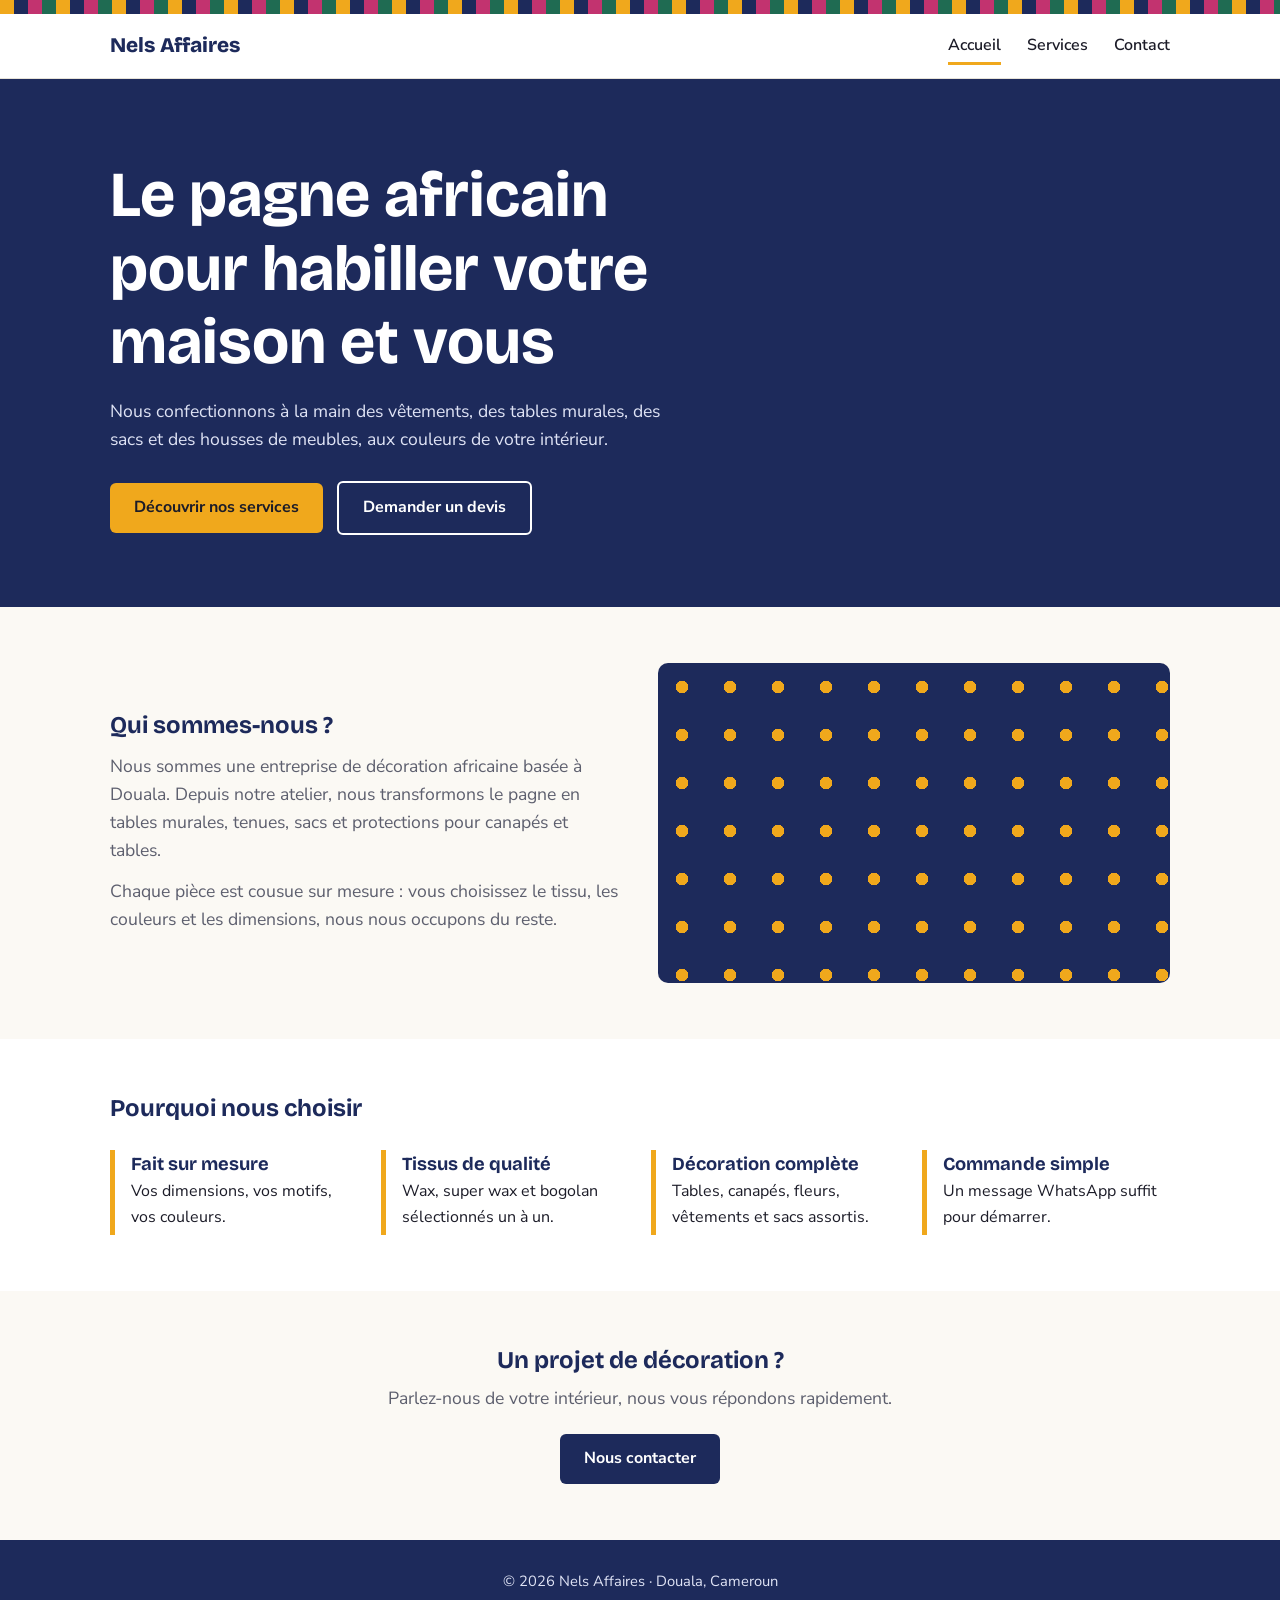
<file: index.html>
<!DOCTYPE html>
<html lang="fr">
<head>
<meta charset="UTF-8">
<meta name="viewport" content="width=device-width, initial-scale=1">
<title>Nels Affaires – Décoration africaine sur mesure</title>
<meta name="description" content="Vêtements, tables murales, sacs et protections de meubles en pagne africain, faits sur mesure.">
<link rel="preconnect" href="https://fonts.googleapis.com">
<link href="https://fonts.googleapis.com/css2?family=Bricolage+Grotesque:wght@600;800&family=Nunito+Sans:wght@400;600;700&display=swap" rel="stylesheet">
<link rel="stylesheet" href="style.css">
</head>
<body>

<main>
  <div class="hero">
    <div class="wrap">
      <h1>Le pagne africain pour habiller votre maison et vous</h1>
      <p>Nous confectionnons à la main des vêtements, des tables murales, des sacs et des housses de meubles, aux couleurs de votre intérieur.</p>
      <a class="btn clair" href="services.html">Découvrir nos services</a>
      <a class="btn" href="contact.html">Demander un devis</a>
    </div>
  </div>

  <section>
    <div class="wrap apropos">
      <div>
        <h2>Qui sommes-nous ?</h2>
        <p class="lead" style="margin-top:12px">Nous sommes une entreprise de décoration africaine basée à Douala. Depuis notre atelier, nous transformons le pagne en tables murales, tenues, sacs et protections pour canapés et tables.</p>
        <p class="lead" style="margin-top:12px">Chaque pièce est cousue sur mesure : vous choisissez le tissu, les couleurs et les dimensions, nous nous occupons du reste.</p>
      </div>
      <div class="visuel m1"></div>
    </div>
  </section>

  <section style="background:#fff">
    <div class="wrap">
      <h2>Pourquoi nous choisir</h2>
      <div class="grille">
        <div class="atout"><h3>Fait sur mesure</h3><p>Vos dimensions, vos motifs, vos couleurs.</p></div>
        <div class="atout"><h3>Tissus de qualité</h3><p>Wax, super wax et bogolan sélectionnés un à un.</p></div>
        <div class="atout"><h3>Décoration complète</h3><p>Tables, canapés, fleurs, vêtements et sacs assortis.</p></div>
        <div class="atout"><h3>Commande simple</h3><p>Un message WhatsApp suffit pour démarrer.</p></div>
      </div>
    </div>
  </section>

  <section>
    <div class="wrap" style="text-align:center">
      <h2>Un projet de décoration ?</h2>
      <p class="lead" style="margin:10px auto 22px">Parlez-nous de votre intérieur, nous vous répondons rapidement.</p>
      <a class="btn" href="contact.html">Nous contacter</a>
    </div>
  </section>
</main>

<script src="script.js"></script>
</body>
</html>
</file>
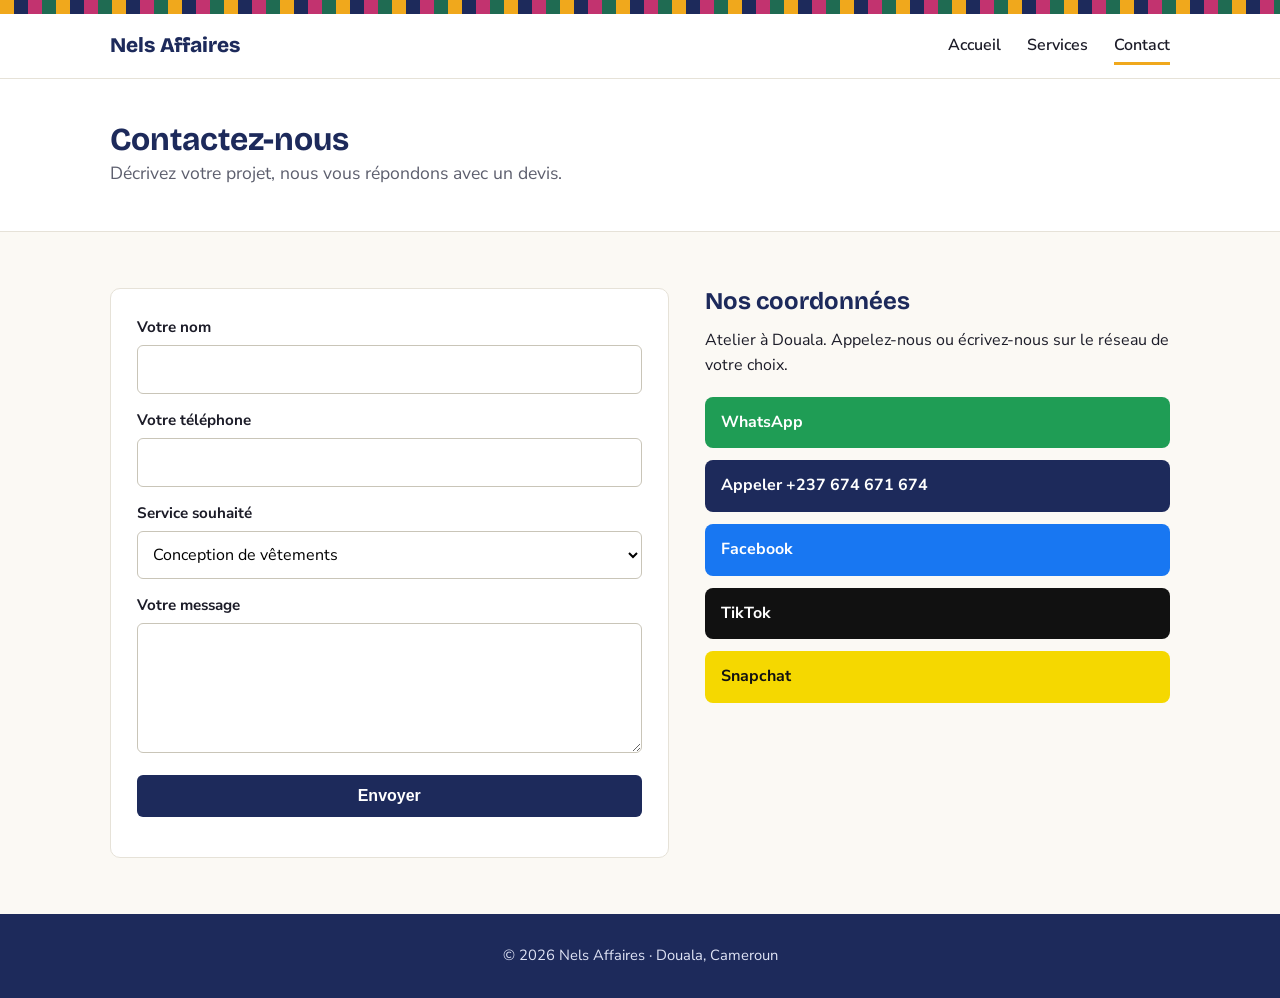
<file: contact.html>
<!DOCTYPE html>
<html lang="fr">
<head>
<meta charset="UTF-8">
<meta name="viewport" content="width=device-width, initial-scale=1">
<title>Contact – Pagne & Maison</title>
<link rel="preconnect" href="https://fonts.googleapis.com">
<link href="https://fonts.googleapis.com/css2?family=Bricolage+Grotesque:wght@600;800&family=Nunito+Sans:wght@400;600;700&display=swap" rel="stylesheet">
<link rel="stylesheet" href="style.css">
</head>
<body>

<main>
  <div class="entete">
    <div class="wrap">
      <h1>Contactez-nous</h1>
      <p class="lead">Décrivez votre projet, nous vous répondons avec un devis.</p>
    </div>
  </div>
  <section>
    <div class="wrap contact">
      <form id="form-contact">
        <input type="hidden" name="access_key" value="77c5385a-f397-4180-a786-f244dc360868">
        <div><label for="nom">Votre nom</label><input id="nom" name="nom" required></div>
        <div><label for="tel">Votre téléphone</label><input id="tel" name="tel" type="tel" required></div>
        <div>
          <label for="service">Service souhaité</label>
          <select id="service" name="service">
            <option>Conception de vêtements</option>
            <option>Tables murales</option>
            <option>Sacs</option>
            <option>Protections pour meubles</option>
            <option>Autre</option>
          </select>
        </div>
        <div><label for="message">Votre message</label><textarea id="message" name="message" required></textarea></div>
        <button class="btn" type="submit">Envoyer</button>
        <p id="retour-form" role="status"></p>
      </form>

      <div class="coord">
        <h2>Nos coordonnées</h2>
        <p>Atelier à Douala. Appelez-nous ou écrivez-nous sur le réseau de votre choix.</p>
        <div class="coord" id="liens-contact"></div>
      </div>
    </div>
  </section>
</main>

<script src="script.js"></script>
</body>
</html>
</file>
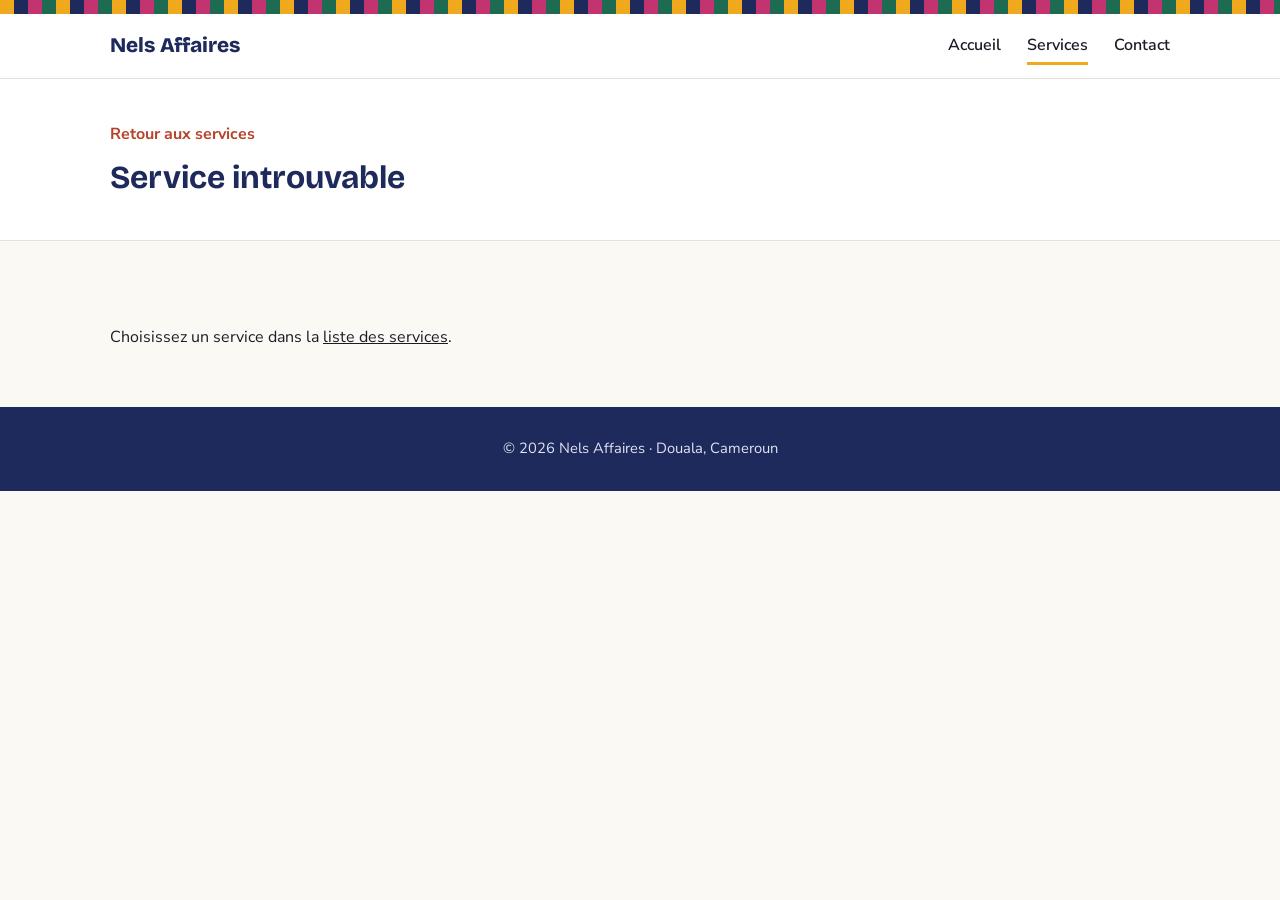
<file: produits.html>
<!DOCTYPE html>
<html lang="fr">
<head>
<meta charset="UTF-8">
<meta name="viewport" content="width=device-width, initial-scale=1">
<title>Articles – Pagne & Maison</title>
<link rel="preconnect" href="https://fonts.googleapis.com">
<link href="https://fonts.googleapis.com/css2?family=Bricolage+Grotesque:wght@600;800&family=Nunito+Sans:wght@400;600;700&display=swap" rel="stylesheet">
<link rel="stylesheet" href="style.css">
</head>
<body>

<main>
  <div class="entete">
    <div class="wrap">
      <a class="retour" href="services.html">Retour aux services</a>
      <h1 id="titre-service">Chargement…</h1>
      <p class="lead" id="texte-service"></p>
    </div>
  </div>
  <section>
    <div class="wrap">
      <div class="grille" id="liste-produits"></div>
    </div>
  </section>
</main>

<script src="script.js"></script>
</body>
</html>
</file>
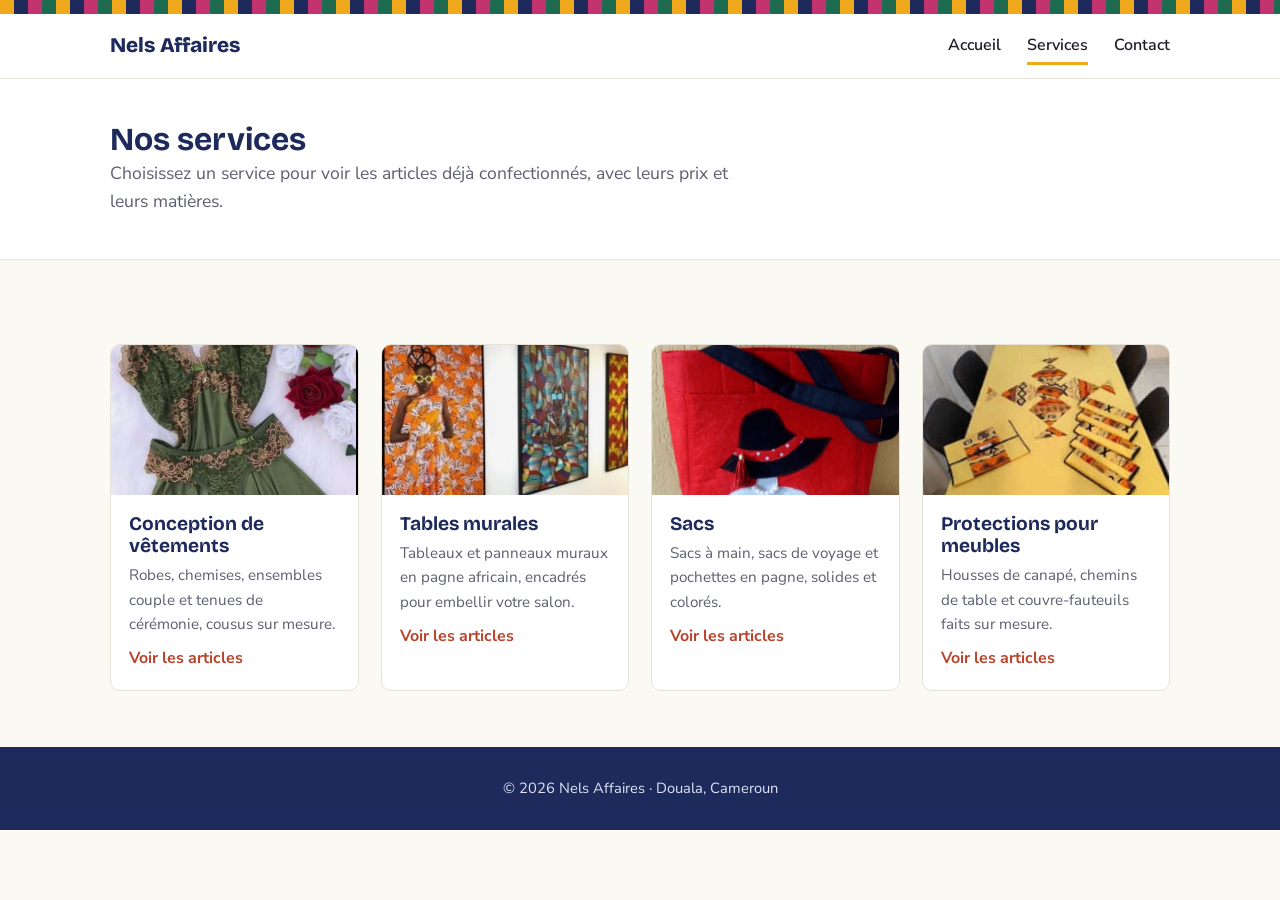
<file: services.html>
<!DOCTYPE html>
<html lang="fr">
<head>
<meta charset="UTF-8">
<meta name="viewport" content="width=device-width, initial-scale=1">
<title>Nos services – Nels Affaires</title>
<link rel="preconnect" href="https://fonts.googleapis.com">
<link href="https://fonts.googleapis.com/css2?family=Bricolage+Grotesque:wght@600;800&family=Nunito+Sans:wght@400;600;700&display=swap" rel="stylesheet">
<link rel="stylesheet" href="style.css">
</head>
<body>

<main>
  <div class="entete">
    <div class="wrap">
      <h1>Nos services</h1>
      <p class="lead">Choisissez un service pour voir les articles déjà confectionnés, avec leurs prix et leurs matières.</p>
    </div>
  </div>
  <section>
    <div class="wrap">
      <div class="grille" id="liste-services"></div>
    </div>
  </section>
</main>

<script src="script.js"></script>
</body>
</html>
</file>
<file: style.css>
:root{--indigo:#1d2a5b;--safran:#f0a81c;--vert:#1f6b52;--brique:#b8432b;--rose:#c2336f;--fond:#fbf9f4;--texte:#1c1c28;--gris:#5d5f6e}
*{box-sizing:border-box;margin:0;padding:0}
body{font-family:'Nunito Sans',system-ui,sans-serif;color:var(--texte);background:var(--fond);line-height:1.6}
h1,h2,h3{font-family:'Bricolage Grotesque',system-ui,sans-serif;line-height:1.15;color:var(--indigo)}
a{color:inherit}
:focus-visible{outline:3px solid var(--safran);outline-offset:2px}
.wrap{max-width:1100px;margin:0 auto;padding:0 20px}
section{padding:56px 0}
.lead{font-size:1.1rem;color:var(--gris);max-width:60ch}

/* Bande pagne : l'élément signature du site */
.bande{height:14px;background:
 repeating-linear-gradient(90deg,var(--safran) 0 14px,var(--indigo) 14px 28px,var(--rose) 28px 42px,var(--vert) 42px 56px)}

/* Navigation */
header{background:#fff;position:sticky;top:0;z-index:10;box-shadow:0 1px 0 #e6e2d8}
.nav{display:flex;align-items:center;justify-content:space-between;height:64px}
.logo{font-family:'Bricolage Grotesque',sans-serif;font-weight:800;font-size:1.3rem;color:var(--indigo);text-decoration:none}
.nav ul{display:flex;gap:26px;list-style:none}
.nav ul a{text-decoration:none;font-weight:600;padding:6px 0;border-bottom:3px solid transparent}
.nav ul a:hover,.nav ul a.actif{border-color:var(--safran)}
.burger{display:none;background:none;border:0;font-size:1.8rem;color:var(--indigo);cursor:pointer}

/* Boutons */
.btn{display:inline-block;background:var(--indigo);color:#fff;padding:12px 24px;border-radius:6px;text-decoration:none;font-weight:700;border:0;cursor:pointer;font-size:1rem}
.btn:hover{background:var(--brique)}
.btn.clair{background:var(--safran);color:var(--texte)}
.btn.clair:hover{background:#fff}

/* Accueil */
.hero{background:var(--indigo);color:#fff;padding:80px 0 72px}
.hero h1{color:#fff;font-size:clamp(2.2rem,6vw,4rem);max-width:16ch;margin-bottom:18px}
.hero p{max-width:52ch;margin-bottom:28px;color:#dfe3f5;font-size:1.1rem}
.hero .btn+.btn{margin-left:10px;background:transparent;border:2px solid #fff}
.grille{display:grid;gap:22px;grid-template-columns:repeat(auto-fit,minmax(230px,1fr));margin-top:28px}
.atout{border-left:5px solid var(--safran);padding:4px 0 4px 16px}
.atout h3{font-size:1.15rem;margin-bottom:4px}
.apropos{display:grid;gap:36px;grid-template-columns:1fr 1fr;align-items:center}
.apropos .visuel{height:320px;border-radius:10px}

/* Cartes services */
.card{display:block;text-decoration:none;background:#fff;border-radius:10px;overflow:hidden;border:1px solid #e6e2d8;transition:transform .2s,box-shadow .2s}
.card:hover{transform:translateY(-4px);box-shadow:0 10px 24px rgba(29,42,91,.15)}
.card .visuel{height:150px}
.card .corps{padding:18px}
.card h3{font-size:1.2rem;margin-bottom:6px}
.card p{color:var(--gris);font-size:.95rem}
.card .voir{display:inline-block;margin-top:10px;font-weight:700;color:var(--brique)}
.entete{background:#fff;border-bottom:1px solid #e6e2d8;padding:44px 0}
.retour{display:inline-block;margin-bottom:12px;color:var(--brique);font-weight:700;text-decoration:none}
.prix{font-family:'Bricolage Grotesque',sans-serif;font-weight:800;font-size:1.25rem;color:var(--vert);margin:8px 0}
.detail{font-size:.9rem;color:var(--gris)}
.detail b{color:var(--texte)}

/* Motifs de pagne (remplacent les photos tant que vous n'en avez pas) */
.m1{background:radial-gradient(circle at 50% 50%,var(--safran) 0 18%,transparent 19%) 0 0/48px 48px,var(--indigo)}
.m2{background:repeating-linear-gradient(45deg,var(--rose) 0 12px,var(--safran) 12px 24px,var(--vert) 24px 36px)}
.m3{background:conic-gradient(from 45deg at 50% 50%,var(--brique) 0 25%,var(--safran) 0 50%,var(--brique) 0 75%,var(--indigo) 0) 0 0/50px 50px}
.m4{background:repeating-radial-gradient(circle at 50% 50%,var(--vert) 0 8px,var(--safran) 8px 16px,var(--indigo) 16px 24px)}
.m5{background:linear-gradient(135deg,var(--rose) 25%,transparent 25%) -20px 0/40px 40px,linear-gradient(225deg,var(--rose) 25%,transparent 25%) -20px 0/40px 40px,var(--safran)}
.m6{background:repeating-linear-gradient(90deg,var(--indigo) 0 10px,#fff 10px 14px,var(--brique) 14px 24px,#fff 24px 28px)}

/* Contact */
.contact{display:grid;gap:36px;grid-template-columns:1.2fr 1fr;align-items:start}
form{display:grid;gap:14px;background:#fff;padding:26px;border-radius:10px;border:1px solid #e6e2d8}
label{font-weight:700;font-size:.95rem}
input,select,textarea{width:100%;padding:11px;border:1.5px solid #c9c5b8;border-radius:6px;font:inherit;margin-top:4px;background:#fff}
textarea{min-height:130px;resize:vertical}
#retour-form{font-weight:700;color:var(--vert)}
.coord{display:grid;gap:12px}
.coord p{margin-bottom:6px}
.reseau{display:flex;align-items:center;gap:12px;padding:13px 16px;border-radius:8px;color:#fff;text-decoration:none;font-weight:700}
.reseau:hover{filter:brightness(1.12)}
.wa{background:#1f9d55}.tel{background:var(--indigo)}.fb{background:#1877f2}.tk{background:#111}.sc{background:#f5d800;color:#111}

footer{background:var(--indigo);color:#dfe3f5;padding:30px 0;text-align:center;font-size:.92rem}

@media(max-width:760px){
 .burger{display:block}
 .nav ul{display:none;position:absolute;top:64px;left:0;right:0;background:#fff;flex-direction:column;gap:0;padding:8px 20px 16px;box-shadow:0 8px 14px rgba(0,0,0,.08)}
 .nav ul.ouvert{display:flex}
 .nav ul a{display:block;padding:12px 0}
 .apropos,.contact{grid-template-columns:1fr}
 .hero .btn+.btn{margin:10px 0 0}
}
@media(prefers-reduced-motion:reduce){*{transition:none!important}}
</file>
